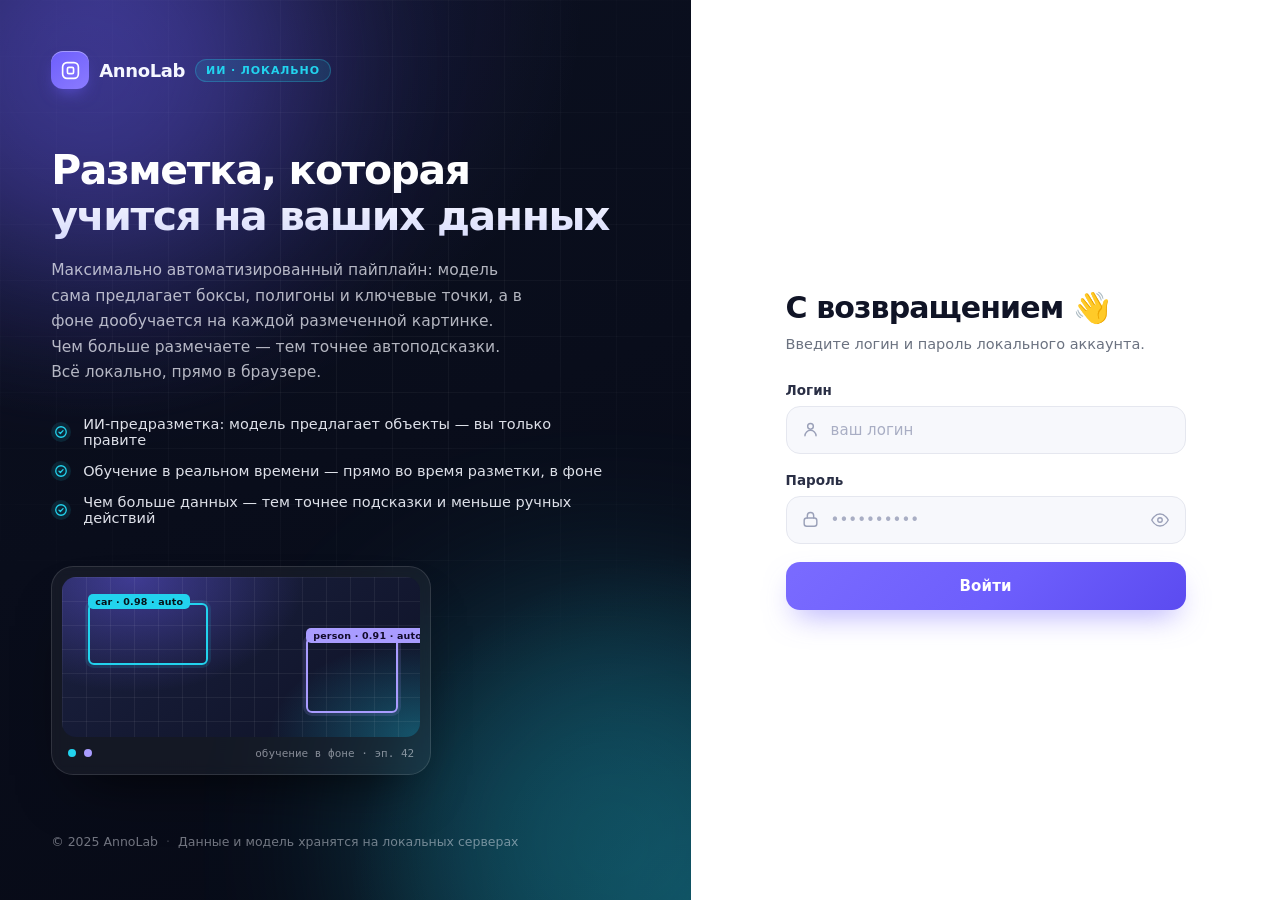
<file: x86windows/static/index.html>
<!DOCTYPE html>
<html lang="ru">
<head>
  <meta charset="UTF-8">
  <meta name="viewport" content="width=device-width, initial-scale=1">
  <title>AnnoLab — локальное приложение для разметки</title>

  <script src="mainPage.js" defer></script>
  <link rel="stylesheet" href="style.css">
</head>
<body>

  <main class="auth">

    <section class="brand">
      <span class="brand__glow brand__glow--1"></span>
      <span class="brand__glow brand__glow--2"></span>

      <div class="brand__top">
        <a class="logo" href="#">
          <span class="logo__mark">
            <svg viewBox="0 0 24 24" fill="none" stroke="currentColor" stroke-width="1.9"
                 stroke-linecap="round" stroke-linejoin="round">
              <rect x="3" y="3" width="18" height="18" rx="5"/>
              <rect x="8.5" y="8.5" width="7" height="7" rx="1.6"/>
            </svg>
          </span>
          <span class="logo__text">AnnoLab</span>
        </a>
        <span class="chip">ИИ · локально</span>
      </div>

      <div class="brand__body">
        <h1>Разметка, которая<br>учится на ваших данных</h1>
        <p class="lead">
          Максимально автоматизированный пайплайн: модель сама предлагает боксы, полигоны
          и ключевые точки, а в фоне дообучается на каждой размеченной картинке.
          Чем больше размечаете — тем точнее автоподсказки. Всё локально, прямо в браузере.
        </p>

        <ul class="features">
          <li>
            <svg viewBox="0 0 24 24" fill="none" stroke="currentColor" stroke-width="2.2"
                 stroke-linecap="round" stroke-linejoin="round">
              <circle cx="12" cy="12" r="9"/>
              <path d="m8.5 12.2 2.4 2.4 4.6-4.9"/>
            </svg>
            ИИ-предразметка: модель предлагает объекты — вы только правите
          </li>
          <li>
            <svg viewBox="0 0 24 24" fill="none" stroke="currentColor" stroke-width="2.2"
                 stroke-linecap="round" stroke-linejoin="round">
              <circle cx="12" cy="12" r="9"/>
              <path d="m8.5 12.2 2.4 2.4 4.6-4.9"/>
            </svg>
            Обучение в реальном времени — прямо во время разметки, в фоне
          </li>
          <li>
            <svg viewBox="0 0 24 24" fill="none" stroke="currentColor" stroke-width="2.2"
                 stroke-linecap="round" stroke-linejoin="round">
              <circle cx="12" cy="12" r="9"/>
              <path d="m8.5 12.2 2.4 2.4 4.6-4.9"/>
            </svg>
            Чем больше данных — тем точнее подсказки и меньше ручных действий
          </li>
        </ul>

        <div class="demo" aria-hidden="true">
          <div class="demo__img">
            <span class="demo__box demo__box--1">
              <span class="demo__tag">car · 0.98 · auto</span>
            </span>
            <span class="demo__box demo__box--2">
              <span class="demo__tag">person · 0.91 · auto</span>
            </span>
          </div>
          <div class="demo__bar">
            <span class="demo__dot"></span>
            <span class="demo__dot demo__dot--alt"></span>
            <span class="demo__meta">обучение в фоне · эп. 42</span>
          </div>
        </div>
      </div>

      <div class="brand__foot">
        <span>© 2025 AnnoLab</span>
        <span class="brand__sep">·</span>
        <span>Данные и модель хранятся на локальных серверах</span>
      </div>
    </section>

    <section class="panel">

      <div class="panel__logo">
        <a class="logo logo--dark" href="#">
          <span class="logo__mark">
            <svg viewBox="0 0 24 24" fill="none" stroke="currentColor" stroke-width="1.9"
                 stroke-linecap="round" stroke-linejoin="round">
              <rect x="3" y="3" width="18" height="18" rx="5"/>
              <rect x="8.5" y="8.5" width="7" height="7" rx="1.6"/>
            </svg>
          </span>
          <span class="logo__text">AnnoLab</span>
        </a>
      </div>

      <form class="form">
        <h2 class="form__title">С возвращением 👋</h2>
        <p class="form__sub">Введите логин и пароль локального аккаунта.</p>

        <div class="field">
          <label class="field__label" for="login-name">Логин</label>
          <div class="field__control">
            <svg class="field__icon" viewBox="0 0 24 24" fill="none" stroke="currentColor"
                 stroke-width="1.8" stroke-linecap="round" stroke-linejoin="round">
              <circle cx="12" cy="8" r="3.6"/>
              <path d="M5 20a7 7 0 0 1 14 0"/>
            </svg>
            <input type="text" id="login-name" name="login" placeholder="ваш логин"
                   autocomplete="username">
          </div>
        </div>

        <div class="field">
          <label class="field__label" for="login-pass">Пароль</label>
          <div class="field__control field__control--password">
            <svg class="field__icon" viewBox="0 0 24 24" fill="none" stroke="currentColor"
                 stroke-width="1.8" stroke-linecap="round" stroke-linejoin="round">
              <rect x="4" y="10" width="16" height="10.5" rx="3.2"/>
              <path d="M8 10V7.2a4 4 0 0 1 8 0V10"/>
            </svg>
            <input type="password" id="login-pass" name="password" placeholder="••••••••••"
                   autocomplete="current-password">

            <input type="checkbox" id="toggle-pass" class="visually-hidden"
                   aria-label="Показать пароль">

            <label for="toggle-pass" class="field__toggle" title="Показать пароль">
              <svg class="field__eye field__eye--show" viewBox="0 0 24 24" fill="none"
                   stroke="currentColor" stroke-width="1.8" stroke-linecap="round"
                   stroke-linejoin="round" aria-hidden="true">
                <path d="M1 12s4-8 11-8 11 8 11 8-4 8-11 8-11-8-11-8z"/>
                <circle cx="12" cy="12" r="3"/>
              </svg>
              <svg class="field__eye field__eye--hide" viewBox="0 0 24 24" fill="none"
                   stroke="currentColor" stroke-width="1.8" stroke-linecap="round"
                   stroke-linejoin="round" aria-hidden="true">
                <path d="M17.94 17.94A10.07 10.07 0 0 1 12 20c-7 0-11-8-11-8a18.45 18.45 0 0 1 5.06-5.94M9.9 4.24A9.12 9.12 0 0 1 12 4c7 0 11 8 11 8a18.5 18.5 0 0 1-2.16 3.19m-6.72-1.07a3 3 0 1 1-4.24-4.24"/>
                <line x1="1" y1="1" x2="23" y2="23"/>
              </svg>
            </label>
          </div>
        </div>

        <button class="btn" type="button">Войти</button>
      </form>

    </section>

  </main>

</body>
</html>
</file>
<file: x86windows/static/style.css>
:root {
  --brand-900: #070a16;
  --brand-800: #0b1020;

  --accent: #6d5efc;
  --accent-2: #22d3ee;
  --accent-soft: rgba(109, 94, 252, 0.12);

  --text: #101426;
  --text-muted: #6b7280;
  --text-invert: #f5f7ff;
  --text-invert-muted: rgba(245, 247, 255, 0.72);

  --panel: #ffffff;
  --line: #e5e7ef;
  --line-strong: #cfd3e2;

  --radius-sm: 10px;
  --radius-md: 14px;
  --radius-lg: 22px;

  --shadow-sm: 0 1px 2px rgba(16, 20, 38, 0.05);
  --shadow-accent: 0 14px 30px -10px rgba(109, 94, 252, 0.55);

  --font: system-ui, -apple-system, "Segoe UI", Roboto,
          "Helvetica Neue", Arial, "Noto Sans", sans-serif,
          "Apple Color Emoji", "Segoe UI Emoji";
}

*,
*::before,
*::after { box-sizing: border-box; }

html, body { height: 100%; }

body {
  margin: 0;
  font-family: var(--font);
  color: var(--text);
  background: #f3f4f8;
  -webkit-font-smoothing: antialiased;
  text-rendering: optimizeLegibility;
}

img, svg { display: block; }
a { color: inherit; text-decoration: none; }
button, input { font: inherit; }

::selection { background: var(--accent); color: #fff; }

.visually-hidden {
  position: absolute !important;
  width: 1px; height: 1px;
  margin: -1px; padding: 0;
  overflow: hidden;
  clip: rect(0 0 0 0);
  clip-path: inset(50%);
  white-space: nowrap;
  border: 0;
}

.auth {
  display: grid;
  grid-template-columns: minmax(0, 1.08fr) minmax(0, 0.92fr);
  min-height: 100vh;
  min-height: 100dvh;
}

.brand {
  position: relative;
  overflow: hidden;
  display: flex;
  flex-direction: column;
  padding: clamp(24px, 4vw, 52px);
  color: var(--text-invert);
  background:
    radial-gradient(120% 80% at 15% 0%, rgba(109, 94, 252, 0.22), transparent 58%),
    radial-gradient(90% 70% at 100% 100%, rgba(34, 211, 238, 0.18), transparent 55%),
    linear-gradient(160deg, var(--brand-800) 0%, var(--brand-900) 100%);
  isolation: isolate;
}

.brand__glow {
  position: absolute;
  z-index: -1;
  border-radius: 50%;
  filter: blur(90px);
  opacity: 0.55;
  pointer-events: none;
}
.brand__glow--1 {
  top: -140px; left: -120px;
  width: 420px; height: 420px;
  background: rgba(109, 94, 252, 0.7);
}
.brand__glow--2 {
  right: -160px; bottom: -180px;
  width: 480px; height: 480px;
  background: rgba(34, 211, 238, 0.45);
}

.brand::before {
  content: "";
  position: absolute;
  inset: 0;
  z-index: -1;
  background-image:
    linear-gradient(rgba(255, 255, 255, 0.045) 1px, transparent 1px),
    linear-gradient(90deg, rgba(255, 255, 255, 0.045) 1px, transparent 1px);
  background-size: 56px 56px;
  mask-image: radial-gradient(90% 70% at 50% 30%, #000 20%, transparent 78%);
  pointer-events: none;
}

.brand__top {
  display: flex;
  align-items: center;
  gap: 10px;
}

.logo {
  display: inline-flex;
  align-items: center;
  gap: 10px;
  font-weight: 700;
  letter-spacing: -0.02em;
  font-size: 18px;
}
.logo__mark {
  display: grid;
  place-items: center;
  width: 38px;
  height: 38px;
  border-radius: 12px;
  color: #fff;
  background: linear-gradient(145deg, var(--accent), #8b7bff);
  box-shadow:
    0 8px 18px -8px rgba(109, 94, 252, 0.9),
    inset 0 1px 0 rgba(255, 255, 255, 0.35);
}
.logo__mark svg { width: 21px; height: 21px; }
.logo--dark { color: var(--text); }

.chip {
  padding: 4px 10px;
  font-size: 11px;
  font-weight: 600;
  letter-spacing: 0.08em;
  text-transform: uppercase;
  color: var(--accent-2);
  background: rgba(34, 211, 238, 0.12);
  border: 1px solid rgba(34, 211, 238, 0.28);
  border-radius: 999px;
}

.brand__body {
  margin: auto 0;
  padding: clamp(28px, 6vh, 64px) 0;
  max-width: 560px;
}

.brand__body h1 {
  margin: 0 0 18px;
  font-size: clamp(30px, 3.2vw, 46px);
  line-height: 1.12;
  font-weight: 700;
  letter-spacing: -0.035em;
  background: linear-gradient(180deg, #ffffff 30%, #c8cdfb 130%);
  -webkit-background-clip: text;
  background-clip: text;
  color: transparent;
}

.lead {
  margin: 0 0 30px;
  max-width: 48ch;
  font-size: 15.5px;
  line-height: 1.65;
  color: var(--text-invert-muted);
}

.features {
  margin: 0;
  padding: 0;
  list-style: none;
  display: grid;
  gap: 13px;
}
.features li {
  display: flex;
  align-items: center;
  gap: 12px;
  font-size: 14.5px;
  color: rgba(245, 247, 255, 0.9);
}
.features svg {
  flex: none;
  width: 20px;
  height: 20px;
  padding: 3px;
  border-radius: 50%;
  color: var(--accent-2);
  background: rgba(34, 211, 238, 0.12);
}

.demo {
  margin-top: 40px;
  width: min(100%, 380px);
  border-radius: var(--radius-lg);
  padding: 10px;
  background: rgba(255, 255, 255, 0.05);
  border: 1px solid rgba(255, 255, 255, 0.12);
  box-shadow: 0 30px 60px -30px rgba(0, 0, 0, 0.8);
  backdrop-filter: blur(6px);
}
.demo__img {
  position: relative;
  height: 160px;
  border-radius: var(--radius-md);
  overflow: hidden;
  background:
    radial-gradient(80% 120% at 20% 0%, rgba(109, 94, 252, 0.45), transparent 60%),
    radial-gradient(70% 100% at 100% 100%, rgba(34, 211, 238, 0.35), transparent 60%),
    linear-gradient(145deg, #1b2140, #0e1226);
}
.demo__img::before {
  content: "";
  position: absolute;
  inset: 0;
  background-image:
    linear-gradient(rgba(255, 255, 255, 0.06) 1px, transparent 1px),
    linear-gradient(90deg, rgba(255, 255, 255, 0.06) 1px, transparent 1px);
  background-size: 24px 24px;
}
.demo__box {
  position: absolute;
  border: 2px solid var(--accent-2);
  border-radius: 6px;
  box-shadow: 0 0 0 3px rgba(34, 211, 238, 0.12);
}
.demo__box--1 {
  top: 26px; left: 26px;
  width: 120px; height: 62px;
}
.demo__box--2 {
  right: 22px; bottom: 24px;
  width: 92px; height: 76px;
  border-color: #a99cff;
  box-shadow: 0 0 0 3px rgba(169, 156, 255, 0.14);
}
.demo__tag {
  position: absolute;
  top: -11px; left: -2px;
  padding: 2px 7px;
  border-radius: 5px;
  font-size: 9.5px;
  font-weight: 600;
  letter-spacing: 0.02em;
  white-space: nowrap;
  color: #06131a;
  background: var(--accent-2);
}
.demo__box--2 .demo__tag {
  color: #120b2b;
  background: #a99cff;
}
.demo__bar {
  display: flex;
  align-items: center;
  gap: 8px;
  padding: 10px 6px 4px;
}
.demo__dot {
  width: 8px; height: 8px;
  border-radius: 50%;
  background: var(--accent-2);
}
.demo__dot--alt { background: #a99cff; }
.demo__meta {
  margin-left: auto;
  font-size: 11px;
  font-family: ui-monospace, SFMono-Regular, Menlo, Consolas, monospace;
  color: rgba(245, 247, 255, 0.5);
}

.brand__foot {
  display: flex;
  flex-wrap: wrap;
  align-items: center;
  gap: 8px;
  font-size: 12.5px;
  color: rgba(245, 247, 255, 0.45);
}
.brand__sep { opacity: 0.5; }

.panel {
  display: flex;
  flex-direction: column;
  justify-content: center;
  padding: clamp(24px, 4vw, 56px);
  background: var(--panel);
  box-shadow: -30px 0 60px -50px rgba(16, 20, 38, 0.3);
  overflow-y: auto;
}
.panel__logo { display: none; }

.form {
  width: 100%;
  max-width: 400px;
  margin: 0 auto;
}

.form__title {
  margin: 0 0 8px;
  font-size: clamp(24px, 2.4vw, 30px);
  font-weight: 700;
  letter-spacing: -0.03em;
}

.form__sub {
  margin: 0 0 26px;
  font-size: 14.5px;
  line-height: 1.55;
  color: var(--text-muted);
}

.field { margin-bottom: 18px; }

.field__label {
  display: block;
  margin-bottom: 8px;
  font-size: 13.5px;
  font-weight: 600;
  color: #2a2f45;
  cursor: pointer;
}

.field__control {
  position: relative;
  display: flex;
  align-items: center;
  border-radius: var(--radius-md);
  background: #f7f8fc;
  border: 1.5px solid var(--line);
  transition:
    border-color 0.18s ease,
    box-shadow 0.18s ease,
    background-color 0.18s ease;
}
.field__control:hover { border-color: var(--line-strong); }
.field__control:focus-within {
  background: #fff;
  border-color: var(--accent);
  box-shadow: 0 0 0 4px var(--accent-soft);
}

.field__icon {
  position: absolute;
  left: 14px;
  width: 19px;
  height: 19px;
  color: #9aa0b8;
  pointer-events: none;
  transition: color 0.18s ease;
}
.field__control:focus-within .field__icon { color: var(--accent); }

.field__control input {
  width: 100%;
  padding: 14px 16px 14px 44px;
  border: 0;
  border-radius: inherit;
  background: transparent;
  color: var(--text);
  font-size: 15px;
  outline: none;
}
.field__control input::placeholder { color: #a9aec4; }

.field__control--password input {
  padding-right: 48px;
}

.field__control input:-webkit-autofill {
  -webkit-text-fill-color: var(--text);
  -webkit-box-shadow: 0 0 0 1000px #f7f8fc inset;
  transition: background-color 9999s ease-in-out 0s;
}
.field__control:focus-within input:-webkit-autofill {
  -webkit-box-shadow: 0 0 0 1000px #fff inset;
}

.field__toggle {
  position: absolute;
  right: 8px;
  top: 50%;
  transform: translateY(-50%);
  display: grid;
  place-items: center;
  width: 34px;
  height: 34px;
  border-radius: 8px;
  color: #9aa0b8;
  cursor: pointer;
  transition:
    background-color 0.15s ease,
    color 0.15s ease;
}
.field__toggle:hover {
  background: rgba(109, 94, 252, 0.08);
  color: var(--accent);
}

.field__toggle .field__eye {
  width: 18px;
  height: 18px;
}

.field__toggle .field__eye--hide { display: none; }

#toggle-pass:checked ~ .field__toggle .field__eye--show { display: none; }
#toggle-pass:checked ~ .field__toggle .field__eye--hide { display: block; }

#toggle-pass:focus-visible ~ .field__toggle {
  outline: none;
  box-shadow: 0 0 0 3px var(--accent-soft);
  color: var(--accent);
}

.btn {
  display: flex;
  align-items: center;
  justify-content: center;
  width: 100%;
  padding: 15px 20px;
  margin-top: 6px;
  border: 0;
  border-radius: var(--radius-md);
  font-size: 15px;
  font-weight: 650;
  letter-spacing: 0.01em;
  color: #fff;
  cursor: pointer;
  background: linear-gradient(135deg, #7a6bff 0%, var(--accent) 55%, #5b4bf0 100%);
  box-shadow: var(--shadow-accent);
  transition:
    transform 0.15s ease,
    box-shadow 0.2s ease,
    filter 0.2s ease;
}
.btn:hover {
  filter: brightness(1.06);
  box-shadow: 0 18px 34px -10px rgba(109, 94, 252, 0.65);
  transform: translateY(-1px);
}
.btn:active {
  transform: translateY(0) scale(0.995);
  box-shadow: 0 8px 18px -10px rgba(109, 94, 252, 0.7);
}
.btn:focus-visible {
  outline: none;
  box-shadow: 0 0 0 4px var(--accent-soft), var(--shadow-accent);
}

@media (max-width: 1024px) {
  .auth { grid-template-columns: minmax(0, 1fr) minmax(0, 1fr); }
  .brand { padding: 32px; }
  .brand__body h1 { font-size: clamp(26px, 3.4vw, 34px); }
}

@media (max-width: 860px) {
  .auth {
    grid-template-columns: 1fr;
    min-height: 100dvh;
  }
  .brand { display: none; }

  .panel {
    justify-content: flex-start;
    padding: 32px 24px 48px;
    box-shadow: none;
    background:
      radial-gradient(80% 50% at 50% -10%, rgba(109, 94, 252, 0.12), transparent 70%),
      #fff;
  }
  .panel__logo {
    display: flex;
    justify-content: center;
    margin-bottom: clamp(28px, 7vh, 56px);
  }

  .form { max-width: 420px; }
  .form__title, .form__sub { text-align: center; }
}

@media (max-width: 420px) {
  .panel { padding: 24px 18px 36px; }
  .field__label { font-size: 13px; }
  .btn { padding-block: 14px; }
}

@media (prefers-reduced-motion: reduce) {
  *, *::before, *::after {
    animation-duration: 0.001ms !important;
    animation-iteration-count: 1 !important;
    transition-duration: 0.001ms !important;
    scroll-behavior: auto !important;
  }
}

.form__msg {
  display: none;
  margin: 14px 0 0;
  padding: 12px 14px;
  font-size: 13.5px;
  line-height: 1.5;
  border-radius: 12px;
  border: 1px solid transparent;
}

.form__msg--error,
.form__msg--wait {
  display: block;
}

.form__msg--error {
  color: #b42318;
  background: #fef3f2;
  border-color: #fecdca;
}

.form__msg--wait {
  color: #7a4d00;
  background: #fffbeb;
  border-color: #fde68a;
}

.form__msg--shake {
  animation: shake 0.5s ease-in-out;
}

@keyframes shake {
  0%, 100% { transform: translateX(0); }
  15%      { transform: translateX(-6px); }
  30%      { transform: translateX(6px); }
  45%      { transform: translateX(-4px); }
  60%      { transform: translateX(4px); }
  75%      { transform: translateX(-2px); }
  90%      { transform: translateX(2px); }
}

.field__control--error {
  border-color: #f04438;
  background: #fef3f2;
}

.field__control--error:focus-within {
  border-color: #f04438;
  box-shadow: 0 0 0 4px rgba(240, 68, 56, 0.14);
}

.btn:disabled {
  cursor: not-allowed;
  filter: grayscale(0.35);
  opacity: 0.6;
  transform: none;
  box-shadow: var(--shadow-accent);
}
</file>
<file: x86windows/static/editorYolovDetection.css>
:root {
  --accent: #7c6dff;
  --accent-2: #22d3ee;
  --accent-soft: rgba(124, 109, 255, 0.16);

  --bg: #0a0d18;
  --panel: #0f1424;
  --panel-2: #131a2e;
  --panel-3: #171f36;

  --line: rgba(255, 255, 255, 0.07);
  --line-strong: rgba(255, 255, 255, 0.14);

  --text: #eef1fa;
  --text-muted: rgba(238, 241, 250, 0.62);
  --text-soft: rgba(238, 241, 250, 0.38);

  --green: #22c55e;
  --green-soft: rgba(34, 197, 94, 0.14);
  --green-border: rgba(34, 197, 94, 0.32);

  --radius-sm: 8px;
  --radius-md: 12px;
  --radius-lg: 16px;

  --font: system-ui, -apple-system, "Segoe UI", Roboto, "Helvetica Neue",
          Arial, "Noto Sans", sans-serif;
}

*, *::before, *::after { box-sizing: border-box; }

html, body { height: 100%; }

body {
  margin: 0;
  font-family: var(--font);
  color: var(--text);
  background: var(--bg);
  -webkit-font-smoothing: antialiased;
  overflow: hidden;
}

img, svg { display: block; }
a { color: inherit; text-decoration: none; }
button, input, select { font: inherit; }

::selection { background: var(--accent); color: #fff; }

.topbar {
  position: sticky;
  top: 0;
  z-index: 10;
  display: flex;
  align-items: center;
  justify-content: space-between;
  gap: 20px;
  padding: 12px clamp(16px, 3vw, 28px);
  background: rgba(15, 20, 36, 0.92);
  backdrop-filter: blur(10px);
  border-bottom: 1px solid var(--line);
  height: 60px;
}

.topbar__left {
  display: flex;
  align-items: center;
  gap: 12px;
  min-width: 0;
}

.topbar__sep { color: var(--text-soft); }

.topbar__project {
  font-weight: 600;
  font-size: 14.5px;
  white-space: nowrap;
  overflow: hidden;
  text-overflow: ellipsis;
  max-width: 240px;
  color: var(--text);
}

.topbar__actions {
  display: flex;
  gap: 10px;
}

.logo {
  display: inline-flex;
  align-items: center;
  gap: 8px;
  font-weight: 700;
  letter-spacing: -0.02em;
  font-size: 15px;
  user-select: none;
  color: var(--text);
}
.logo__mark {
  display: grid;
  place-items: center;
  width: 30px;
  height: 30px;
  border-radius: 9px;
  color: #fff;
  background: linear-gradient(145deg, var(--accent), #8b7bff);
  box-shadow: 0 6px 14px -8px rgba(124, 109, 255, 0.9),
              inset 0 1px 0 rgba(255, 255, 255, 0.35);
}
.logo__mark svg { width: 16px; height: 16px; }

.chip {
  display: inline-flex;
  align-items: center;
  gap: 6px;
  padding: 4px 10px;
  border-radius: 999px;
  font-size: 12px;
  font-weight: 600;
  line-height: 1.2;
  white-space: nowrap;
}

.chip--type {
  color: #b9b1ff;
  background: rgba(124, 109, 255, 0.14);
  border: 1px solid rgba(124, 109, 255, 0.28);
}

.chip--active {
  color: var(--green);
  background: var(--green-soft);
  border: 1px solid var(--green-border);
}
.chip__dot {
  width: 6px;
  height: 6px;
  border-radius: 50%;
  background: var(--green);
  box-shadow: 0 0 0 3px rgba(34, 197, 94, 0.18);
}

.btn-ghost {
  display: inline-flex;
  align-items: center;
  gap: 6px;
  padding: 9px 14px;
  border-radius: var(--radius-md);
  border: 1.5px solid var(--line-strong);
  background: transparent;
  color: var(--text);
  font-size: 13.5px;
  font-weight: 600;
  cursor: pointer;
  transition: border-color 0.15s ease, background-color 0.15s ease;
}
.btn-ghost svg { width: 15px; height: 15px; }
.btn-ghost:hover {
  border-color: rgba(255, 255, 255, 0.24);
  background: rgba(255, 255, 255, 0.04);
}

.editor {
  display: grid;
  grid-template-columns: minmax(0, 1fr) 340px;
  height: calc(100vh - 60px);
  height: calc(100dvh - 60px);
}

.canvas-area {
  display: flex;
  flex-direction: column;
  min-width: 0;
  background: var(--bg);
}

.toolbar {
  display: flex;
  align-items: center;
  gap: 12px;
  padding: 10px 16px;
  background: var(--panel);
  border-bottom: 1px solid var(--line);
  flex-wrap: wrap;
}

.toolbar__group {
  display: flex;
  align-items: center;
  gap: 4px;
}

.toolbar__group--right {
  margin-left: auto;
}

.tool-btn {
  display: grid;
  place-items: center;
  min-width: 34px;
  height: 34px;
  padding: 0 8px;
  border: 1px solid transparent;
  border-radius: 8px;
  background: transparent;
  color: var(--text-muted);
  font-size: 15px;
  font-weight: 600;
  cursor: pointer;
  transition: background-color 0.15s ease, color 0.15s ease, border-color 0.15s ease;
}
.tool-btn svg { width: 17px; height: 17px; }
.tool-btn:hover {
  color: var(--text);
  background: rgba(255, 255, 255, 0.06);
}
.tool-btn--active {
  color: #fff;
  background: var(--accent);
  border-color: var(--accent);
}
.tool-btn--active:hover {
  background: #8a7bff;
}

.toolbar__divider {
  width: 1px;
  height: 22px;
  background: var(--line-strong);
  margin: 0 4px;
}

.toolbar__toggle {
  display: inline-flex;
  align-items: center;
  cursor: pointer;
  user-select: none;
}

.toolbar__toggle input {
  position: absolute;
  width: 1px;
  height: 1px;
  margin: -1px;
  padding: 0;
  overflow: hidden;
  clip: rect(0 0 0 0);
  clip-path: inset(50%);
  white-space: nowrap;
  border: 0;
}

.toolbar__toggle-box {
  display: inline-flex;
  align-items: center;
  gap: 7px;
  padding: 7px 12px;
  border-radius: 8px;
  border: 1.5px solid var(--line-strong);
  background: transparent;
  color: var(--text-muted);
  font-size: 12.5px;
  font-weight: 600;
  transition:
    background-color 0.15s ease,
    border-color 0.15s ease,
    color 0.15s ease,
    box-shadow 0.15s ease;
}

.toolbar__toggle-icon {
  width: 15px;
  height: 15px;
  color: currentColor;
}

.toolbar__toggle-box:hover {
  border-color: rgba(255, 255, 255, 0.24);
  color: var(--text);
}

.toolbar__toggle input:checked + .toolbar__toggle-box {
  color: #fff;
  background: var(--accent);
  border-color: var(--accent);
  box-shadow: 0 6px 16px -8px rgba(124, 109, 255, 0.9);
}

.toolbar__toggle input:focus-visible + .toolbar__toggle-box {
  outline: none;
  box-shadow: 0 0 0 3px var(--accent-soft);
}

.progress-widget {
  display: inline-flex;
  align-items: center;
  gap: 10px;
  padding: 6px 12px;
  border-radius: 8px;
  background: rgba(255, 255, 255, 0.03);
  border: 1px solid var(--line);
  margin-left: 8px;
}

.progress-widget__label {
  font-size: 11px;
  font-weight: 700;
  letter-spacing: 0.06em;
  text-transform: uppercase;
  color: var(--text-soft);
  white-space: nowrap;
}

.progress-widget__bar {
  width: 100px;
  height: 6px;
  border-radius: 3px;
  background: rgba(255, 255, 255, 0.08);
  overflow: hidden;
  position: relative;
}

.progress-widget__fill {
  height: 100%;
  width: 0%;
  border-radius: 3px;
  background: linear-gradient(90deg, #7c6dff 0%, #22d3ee 100%);
  transition: width 0.45s cubic-bezier(0.4, 0, 0.2, 1);
}

.progress-widget__pct {
  min-width: 36px;
  text-align: right;
  font-size: 12px;
  font-weight: 700;
  font-variant-numeric: tabular-nums;
  color: var(--text);
}

.zoom-value {
  min-width: 52px;
  text-align: center;
  font-size: 12.5px;
  font-weight: 600;
  color: var(--text-muted);
  font-variant-numeric: tabular-nums;
}

.toolbar__label {
  font-size: 12.5px;
  color: var(--text-soft);
  font-weight: 500;
}

.toolbar__select {
  padding: 6px 26px 6px 10px;
  border-radius: 8px;
  border: 1px solid var(--line-strong);
  background-color: rgba(255, 255, 255, 0.04);
  background-image: url("data:image/svg+xml,%3Csvg xmlns='http://www.w3.org/2000/svg' viewBox='0 0 24 24' fill='none' stroke='%23a9aec4' stroke-width='2' stroke-linecap='round' stroke-linejoin='round'%3E%3Cpath d='m6 9 6 6 6-6'/%3E%3C/svg%3E");
  background-repeat: no-repeat;
  background-position: right 8px center;
  background-size: 14px;
  color: var(--text);
  font-size: 13px;
  font-weight: 600;
  appearance: none;
  cursor: pointer;
  outline: none;
  transition: border-color 0.15s ease, background-color 0.15s ease;
}
.toolbar__select:hover { border-color: rgba(255, 255, 255, 0.24); }
.toolbar__select:focus { border-color: var(--accent); }
.toolbar__select option {
  background: var(--panel-3);
  color: var(--text);
}

.canvas-wrap {
  position: relative;
  flex: 1;
  display: flex;
  align-items: center;
  justify-content: center;
  padding: 24px 72px;
  overflow: hidden;
  cursor: grab;
  background:
    radial-gradient(80% 60% at 50% 50%, rgba(124, 109, 255, 0.08), transparent 70%),
    var(--bg);
}
.canvas-wrap.is-dragging {
  cursor: grabbing;
}
.canvas-wrap.is-class-active {
  cursor: crosshair;
}

.canvas-image {
  position: relative;
  width: 100%;
  border-radius: 12px;
  overflow: hidden;
  box-shadow: 0 30px 60px -20px rgba(0, 0, 0, 0.85),
              0 0 0 1px rgba(255, 255, 255, 0.06);
  user-select: none;
  background: #0a0d18;
  transform-origin: center center;
  will-change: transform;
}

.canvas-image__bg {
  position: absolute;
  inset: 0;
  background:
    radial-gradient(60% 80% at 25% 20%, rgba(255, 107, 53, 0.32), transparent 65%),
    radial-gradient(55% 75% at 90% 95%, rgba(79, 157, 255, 0.32), transparent 65%),
    radial-gradient(70% 100% at 50% 50%, rgba(255, 255, 255, 0.05), transparent 70%),
    linear-gradient(145deg, #1c2a3a 0%, #0e1226 100%);
}

.canvas-image__bg::after {
  content: "";
  position: absolute;
  inset: 0;
  background-image:
    linear-gradient(rgba(255, 255, 255, 0.04) 1px, transparent 1px),
    linear-gradient(90deg, rgba(255, 255, 255, 0.04) 1px, transparent 1px);
  background-size: 40px 40px;
  mask-image: radial-gradient(80% 80% at 50% 50%, #000 30%, transparent 90%);
}

.canvas-image__img {
  position: absolute;
  inset: 0;
  width: 100%;
  height: 100%;
  object-fit: contain;
  display: block;
  background: #0a0d18;
}

.nav-arrow {
  position: absolute;
  top: 50%;
  transform: translateY(-50%);
  z-index: 5;
  display: grid;
  place-items: center;
  width: 48px;
  height: 72px;
  padding: 0;
  border: 0;
  border-radius: 12px;
  background: rgba(15, 20, 36, 0.6);
  color: rgba(238, 241, 250, 0.75);
  cursor: pointer;
  backdrop-filter: blur(6px);
  transition:
    background-color 0.15s ease,
    color 0.15s ease,
    transform 0.15s ease,
    box-shadow 0.15s ease;
}
.nav-arrow svg { width: 26px; height: 26px; }
.nav-arrow--prev { left: 16px; }
.nav-arrow--next { right: 16px; }

.nav-arrow:hover {
  background: var(--accent);
  color: #fff;
  box-shadow: 0 10px 24px -12px rgba(124, 109, 255, 0.7);
}
.nav-arrow--prev:hover { transform: translateY(-50%) translateX(-2px); }
.nav-arrow--next:hover { transform: translateY(-50%) translateX(2px); }

.nav-arrow:active { background: #6a5bf0; }

.nav-arrow:focus-visible {
  outline: none;
  color: #fff;
  background: var(--accent);
  box-shadow: 0 0 0 4px var(--accent-soft);
}

.nav-arrow:disabled {
  opacity: 0.3;
  cursor: not-allowed;
  background: rgba(15, 20, 36, 0.4);
}
.nav-arrow:disabled:hover {
  background: rgba(15, 20, 36, 0.4);
  color: rgba(238, 241, 250, 0.75);
  box-shadow: none;
  transform: translateY(-50%);
}

.statusbar {
  display: flex;
  align-items: center;
  gap: 8px;
  padding: 8px 16px;
  background: var(--panel);
  border-top: 1px solid var(--line);
  font-size: 12px;
  color: var(--text-soft);
}
.statusbar__file {
  color: var(--text-muted);
  font-family: ui-monospace, SFMono-Regular, Menlo, Consolas, monospace;
  font-size: 11.5px;
}
.statusbar__sep { opacity: 0.5; }
.statusbar__dims {
  color: var(--text-soft);
  font-variant-numeric: tabular-nums;
}
.statusbar__counter {
  font-variant-numeric: tabular-nums;
  color: var(--text-muted);
  font-weight: 600;
}
.statusbar__hint {
  margin-left: auto;
  display: inline-flex;
  align-items: center;
  gap: 6px;
}
.statusbar__hint svg { width: 14px; height: 14px; }

.sidebar {
  display: flex;
  flex-direction: column;
  background: var(--panel);
  border-left: 1px solid var(--line);
  overflow-y: auto;
}

.sidebar__section {
  padding: 18px 20px;
  border-bottom: 1px solid var(--line);
}
.sidebar__section:last-child { border-bottom: 0; }

.sidebar__title {
  margin: 0 0 14px;
  font-size: 11.5px;
  font-weight: 700;
  text-transform: uppercase;
  letter-spacing: 0.07em;
  color: var(--text-soft);
}

.classes {
  margin: 0;
  padding: 0;
  list-style: none;
  display: flex;
  flex-direction: column;
  gap: 4px;
}

.classes__empty {
  padding: 10px;
  font-size: 13px;
  color: var(--text-soft);
  text-align: center;
}

.class-item {
  display: flex;
  align-items: center;
  gap: 10px;
  padding: 8px 10px;
  border-radius: 9px;
  transition: background-color 0.15s ease;
  cursor: pointer;
}
.class-item:hover { background: rgba(255, 255, 255, 0.04); }

.class-item.is-active {
  background: rgba(124, 109, 255, 0.14);
  box-shadow: inset 0 0 0 1.5px var(--accent);
}

.class-item.is-active .class-item__name {
  color: #fff;
  font-weight: 600;
}

.class-item__color {
  flex: none;
  width: 14px;
  height: 14px;
  border-radius: 4px;
  background: var(--class-color);
  box-shadow: 0 0 0 3px color-mix(in srgb, var(--class-color) 22%, transparent);
}

.class-item__name {
  flex: 1;
  font-size: 14px;
  font-weight: 500;
  color: var(--text);
}

.class-item__count {
  font-size: 12px;
  font-weight: 600;
  color: var(--text-soft);
  font-variant-numeric: tabular-nums;
}

.field { margin-bottom: 12px; }
.field:last-child { margin-bottom: 0; }

.field-row {
  display: grid;
  grid-template-columns: 1fr 1fr;
  gap: 10px;
  margin-bottom: 12px;
}
.field-row .field { margin: 0; }

.field__label {
  display: block;
  margin-bottom: 6px;
  font-size: 12px;
  font-weight: 600;
  color: var(--text-muted);
}

.field__control {
  position: relative;
  display: flex;
  align-items: center;
  border-radius: 10px;
  background: rgba(255, 255, 255, 0.03);
  border: 1.5px solid var(--line);
  transition: border-color 0.15s ease, box-shadow 0.15s ease, background-color 0.15s ease;
}
.field__control:hover { border-color: var(--line-strong); }
.field__control:focus-within {
  background: rgba(255, 255, 255, 0.05);
  border-color: var(--accent);
  box-shadow: 0 0 0 3px var(--accent-soft);
}

.field__control input,
.field__control select {
  width: 100%;
  padding: 8px 10px;
  border: 0;
  border-radius: inherit;
  background: transparent;
  color: var(--text);
  font-size: 13px;
  font-variant-numeric: tabular-nums;
  outline: none;
}
.field__control input::placeholder { color: var(--text-soft); }

.field__control select {
  appearance: none;
  background-image: url("data:image/svg+xml,%3Csvg xmlns='http://www.w3.org/2000/svg' viewBox='0 0 24 24' fill='none' stroke='%23a9aec4' stroke-width='2' stroke-linecap='round' stroke-linejoin='round'%3E%3Cpath d='m6 9 6 6 6-6'/%3E%3C/svg%3E");
  background-repeat: no-repeat;
  background-position: right 8px center;
  background-size: 14px;
  padding-right: 28px;
  cursor: pointer;
}
.field__control select option {
  background: var(--panel-3);
  color: var(--text);
}

.check {
  display: flex;
  align-items: center;
  gap: 10px;
  margin: 0 0 12px;
  font-size: 13.5px;
  color: var(--text);
  cursor: pointer;
  user-select: none;
}
.check:last-child { margin-bottom: 0; }

.check input[type="checkbox"] {
  appearance: none;
  flex: none;
  width: 18px;
  height: 18px;
  margin: 0;
  border-radius: 5px;
  border: 1.5px solid var(--line-strong);
  background: rgba(255, 255, 255, 0.04);
  cursor: pointer;
  transition: background-color 0.15s ease, border-color 0.15s ease, box-shadow 0.15s ease;
}
.check input[type="checkbox"]:hover { border-color: var(--accent); }
.check input[type="checkbox"]:checked {
  border-color: var(--accent);
  background-color: var(--accent);
  background-image: url("data:image/svg+xml,%3Csvg xmlns='http://www.w3.org/2000/svg' viewBox='0 0 24 24' fill='none' stroke='white' stroke-width='3.4' stroke-linecap='round' stroke-linejoin='round'%3E%3Cpath d='m5 12.5 4.5 4.5L19 7.5'/%3E%3C/svg%3E");
  background-size: 12px 12px;
  background-position: center;
  background-repeat: no-repeat;
}
.check input[type="checkbox"]:focus-visible {
  outline: none;
  box-shadow: 0 0 0 3px var(--accent-soft);
}

.canvas-boxes {
  position: absolute;
  inset: 0;
  pointer-events: none;
}

.canvas-box {
  position: absolute;
  border: 2px solid var(--box-color, #ff6b35);
  border-radius: 3px;
  background: color-mix(in srgb, var(--box-color, #ff6b35) 8%, transparent);
  pointer-events: auto;
  cursor: move;
  transition: box-shadow 0.15s ease;
}

.canvas-box.is-selected {
  box-shadow: 0 0 0 2px #fff, 0 0 0 4px color-mix(in srgb, var(--box-color) 60%, transparent);
}

.canvas-box--preview {
  border-style: dashed;
  pointer-events: none;
  opacity: 0.85;
}

.canvas-box__label {
  position: absolute;
  top: -22px;
  left: -2px;
  padding: 2px 7px;
  border-radius: 4px;
  font-size: 10.5px;
  font-weight: 700;
  color: #0a1020;
  background: var(--box-color, #ff6b35);
  white-space: nowrap;
  pointer-events: none;
}

.canvas-box__handle {
  position: absolute;
  width: 12px;
  height: 12px;
  margin: -6px 0 0 -6px;
  border-radius: 50%;
  background: #fff;
  border: 2px solid var(--box-color, #ff6b35);
  pointer-events: auto;
  opacity: 0;
  transition: opacity 0.1s ease;
  z-index: 2;
}

.canvas-box__handle::before {
  content: "";
  position: absolute;
  inset: -6px;
  border-radius: 50%;
}

.canvas-box:hover .canvas-box__handle,
.canvas-box.is-selected .canvas-box__handle {
  opacity: 1;
}

.canvas-box__handle[data-handle="nw"] { left: 0;    top: 0;    cursor: nwse-resize; }
.canvas-box__handle[data-handle="n"]  { left: 50%;  top: 0;    cursor: ns-resize; }
.canvas-box__handle[data-handle="ne"] { left: 100%; top: 0;    cursor: nesw-resize; }
.canvas-box__handle[data-handle="w"]  { left: 0;    top: 50%;  cursor: ew-resize; }
.canvas-box__handle[data-handle="e"]  { left: 100%; top: 50%;  cursor: ew-resize; }
.canvas-box__handle[data-handle="sw"] { left: 0;    top: 100%; cursor: nesw-resize; }
.canvas-box__handle[data-handle="s"]  { left: 50%;  top: 100%; cursor: ns-resize; }
.canvas-box__handle[data-handle="se"] { left: 100%; top: 100%; cursor: nwse-resize; }

.metrics-head {
  display: flex;
  align-items: center;
  justify-content: space-between;
  gap: 10px;
  margin-bottom: 14px;
}
.metrics-head .sidebar__title { margin: 0; }

.metrics-badge {
  padding: 3px 8px;
  border-radius: 999px;
  font-size: 10.5px;
  font-weight: 700;
  letter-spacing: 0.03em;
  color: #b9b1ff;
  background: rgba(124, 109, 255, 0.14);
  border: 1px solid rgba(124, 109, 255, 0.28);
  font-variant-numeric: tabular-nums;
}

.metrics {
  margin: 0;
  padding: 0;
  list-style: none;
  display: flex;
  flex-direction: column;
  gap: 10px;
}

.metric {
  display: flex;
  flex-direction: column;
  gap: 6px;
  padding: 10px 12px;
  border-radius: 10px;
  background: rgba(255, 255, 255, 0.03);
  border: 1px solid var(--line);
  transition: border-color 0.15s ease, background-color 0.15s ease;
}
.metric:hover {
  background: rgba(255, 255, 255, 0.05);
  border-color: var(--line-strong);
}

.metric__head {
  display: flex;
  align-items: baseline;
  justify-content: space-between;
  gap: 8px;
}

.metric__name {
  font-size: 11.5px;
  font-weight: 700;
  letter-spacing: 0.02em;
  color: var(--text-muted);
  font-family: ui-monospace, SFMono-Regular, Menlo, Consolas, monospace;
}

.metric__value {
  font-size: 13px;
  font-weight: 700;
  font-variant-numeric: tabular-nums;
  letter-spacing: -0.01em;
  color: var(--text);
}
.metric__value--loss { color: #ff8a5c; }
.metric__value--good { color: var(--green); }

.metric__chart {
  display: block;
  width: 100%;
  height: 34px;
}

.metric__grid {
  stroke: rgba(255, 255, 255, 0.06);
  stroke-width: 0.5;
  fill: none;
}

.metric__line {
  fill: none;
  stroke-width: 1.5;
  stroke-linecap: round;
  stroke-linejoin: round;
  vector-effect: non-scaling-stroke;
}
.metric__line--loss { stroke: #ff6b35; }
.metric__line--good { stroke: #22c55e; }

.metric--wide .metric__chart { height: 44px; }

.modal {
  position: fixed;
  inset: 0;
  z-index: 100;
  display: flex;
  align-items: center;
  justify-content: center;
  padding: 20px;
}
.modal[hidden] { display: none; }

.modal__overlay {
  position: absolute;
  inset: 0;
  background: rgba(10, 13, 24, 0.7);
  backdrop-filter: blur(4px);
}

.modal__dialog {
  position: relative;
  width: 100%;
  max-width: 440px;
  background: var(--panel-2);
  border: 1px solid var(--line-strong);
  border-radius: var(--radius-lg);
  box-shadow: 0 30px 60px -20px rgba(0, 0, 0, 0.85);
  overflow: hidden;
  animation: modal-pop 0.18s ease-out;
}

@keyframes modal-pop {
  from { opacity: 0; transform: translateY(6px) scale(0.98); }
  to   { opacity: 1; transform: translateY(0) scale(1); }
}

.modal__head {
  padding: 18px 22px 10px;
  border-bottom: 1px solid var(--line);
}

.modal__title {
  margin: 0;
  font-size: 17px;
  font-weight: 700;
  color: var(--text);
}

.modal__body { padding: 18px 22px; }

.modal__foot {
  display: flex;
  justify-content: flex-end;
  gap: 10px;
  padding: 14px 22px 18px;
  border-top: 1px solid var(--line);
}

.warning-text {
  margin: 0 0 12px;
  font-size: 14px;
  line-height: 1.55;
  color: var(--text);
}

.warning-hint {
  margin: 0;
  font-size: 12.5px;
  color: var(--text-muted);
}

.warning-hint kbd {
  display: inline-block;
  padding: 1px 6px;
  border-radius: 4px;
  font-family: ui-monospace, monospace;
  font-size: 11px;
  color: var(--text);
  background: rgba(255, 255, 255, 0.08);
  border: 1px solid var(--line-strong);
}

.btn-primary {
  display: inline-flex;
  align-items: center;
  gap: 8px;
  padding: 9px 16px;
  border: 0;
  border-radius: var(--radius-md);
  font-size: 13.5px;
  font-weight: 600;
  color: #fff;
  cursor: pointer;
  background: linear-gradient(135deg, #8a7bff 0%, var(--accent) 55%, #6a5bf0 100%);
  box-shadow: 0 10px 24px -12px rgba(124, 109, 255, 0.7);
  transition: filter 0.15s ease, transform 0.15s ease;
}
.btn-primary:hover {
  filter: brightness(1.1);
  transform: translateY(-1px);
}

.btn-upload {
  display: inline-flex;
  align-items: center;
  gap: 6px;
  padding: 7px 14px;
  border-radius: 8px;
  border: 1.5px solid var(--line-strong);
  background: transparent;
  color: var(--text-muted);
  font-size: 12.5px;
  font-weight: 600;
  cursor: pointer;
  transition:
    border-color 0.15s ease,
    background-color 0.15s ease,
    color 0.15s ease;
}
.btn-upload svg { width: 14px; height: 14px; }
.btn-upload:hover {
  border-color: var(--accent);
  color: var(--accent);
  background: rgba(124, 109, 255, 0.08);
}
.btn-upload:focus-visible {
  outline: none;
  border-color: var(--accent);
  box-shadow: 0 0 0 3px var(--accent-soft);
}
.btn-upload:disabled {
  opacity: 0.55;
  cursor: not-allowed;
}
.btn-upload:disabled:hover {
  border-color: var(--line-strong);
  color: var(--text-muted);
  background: transparent;
}

.btn-upload.is-loading svg {
  animation: spin 0.9s linear infinite;
}
@keyframes spin {
  to { transform: rotate(360deg); }
}

.toast {
  position: fixed;
  bottom: 72px;
  left: 50%;
  transform: translateX(-50%);
  padding: 10px 18px;
  border-radius: 10px;
  background: rgba(15, 20, 36, 0.96);
  border: 1px solid var(--line-strong);
  color: var(--text);
  font-size: 13px;
  font-weight: 600;
  box-shadow: 0 14px 30px -10px rgba(0, 0, 0, 0.7);
  z-index: 200;
  pointer-events: none;
  animation: toast-in 0.18s ease-out;
}
.toast[hidden] { display: none; }
.toast.is-success { color: var(--green); border-color: var(--green-border); }
.toast.is-error { color: #ff8a8a; border-color: rgba(255, 138, 138, 0.35); }

@keyframes toast-in {
  from { opacity: 0; transform: translate(-50%, 8px); }
  to   { opacity: 1; transform: translate(-50%, 0); }
}

@media (max-width: 1100px) {
  .editor { grid-template-columns: minmax(0, 1fr) 300px; }
}

@media (max-width: 900px) {
  body { overflow: auto; }
  .editor { grid-template-columns: 1fr; height: auto; }
  .canvas-area { min-height: 60vh; }
  .topbar__project { max-width: 140px; }
  .topbar__sep, .chip--type { display: none; }
}

@media (max-width: 600px) {
  .topbar { padding: 10px 12px; gap: 10px; }
  .topbar__actions .btn-ghost { display: none; }
  .toolbar { gap: 8px; padding: 8px 10px; }
  .toolbar__group--right { display: none; }
  .progress-widget__bar { width: 64px; }
  .canvas-wrap { padding: 10px 48px; }
  .nav-arrow { width: 36px; height: 56px; }
  .nav-arrow svg { width: 20px; height: 20px; }
  .nav-arrow--prev { left: 8px; }
  .nav-arrow--next { right: 8px; }
  .statusbar__hint { display: none; }
  .sidebar__section { padding: 14px 16px; }
  .modal__foot { flex-direction: column-reverse; }
  .modal__foot button { width: 100%; justify-content: center; }
}

@media (prefers-reduced-motion: reduce) {
  *, *::before, *::after {
    animation-duration: 0.001ms !important;
    animation-iteration-count: 1 !important;
    transition-duration: 0.001ms !important;
    scroll-behavior: auto !important;
  }
}
</file>
<file: x86windows/static/mainMenu.css>
:root {
  --accent: #6d5efc;
  --accent-2: #22d3ee;
  --accent-soft: rgba(109, 94, 252, 0.12);

  --text: #101426;
  --text-muted: #6b7280;
  --text-soft: #9aa0b8;

  --bg: #f3f4f8;
  --panel: #ffffff;
  --line: #e5e7ef;
  --line-strong: #cfd3e2;

  --green: #16a34a;
  --green-soft: #ecfdf3;
  --green-border: #bbf7d0;

  --radius-sm: 10px;
  --radius-md: 14px;
  --radius-lg: 18px;

  --shadow-sm: 0 1px 2px rgba(16, 20, 38, 0.05);
  --shadow-md: 0 10px 24px -14px rgba(16, 20, 38, 0.18);

  --font: system-ui, -apple-system, "Segoe UI", Roboto,
          "Helvetica Neue", Arial, "Noto Sans", sans-serif,
          "Apple Color Emoji", "Segoe UI Emoji";
}

*,
*::before,
*::after { box-sizing: border-box; }

html, body { height: 100%; }

body {
  margin: 0;
  font-family: var(--font);
  color: var(--text);
  background: var(--bg);
  -webkit-font-smoothing: antialiased;
  text-rendering: optimizeLegibility;
}

img, svg { display: block; }
a { color: inherit; text-decoration: none; }
button { font: inherit; }

::selection { background: var(--accent); color: #fff; }

.topbar {
  position: sticky;
  top: 0;
  z-index: 10;
  display: flex;
  align-items: center;
  gap: 28px;
  padding: 14px clamp(20px, 4vw, 40px);
  background: rgba(255, 255, 255, 0.92);
  backdrop-filter: blur(10px);
  border-bottom: 1px solid var(--line);
}

.logo {
  display: inline-flex;
  align-items: center;
  gap: 10px;
  font-weight: 700;
  letter-spacing: -0.02em;
  font-size: 17px;
  user-select: none;
}
.logo__mark {
  display: grid;
  place-items: center;
  width: 34px;
  height: 34px;
  border-radius: 11px;
  color: #fff;
  background: linear-gradient(145deg, var(--accent), #8b7bff);
  box-shadow:
    0 8px 18px -8px rgba(109, 94, 252, 0.9),
    inset 0 1px 0 rgba(255, 255, 255, 0.35);
}
.logo__mark svg { width: 19px; height: 19px; }

.topbar__user {
  margin-left: auto;
  display: flex;
  align-items: center;
  gap: 12px;
}
.user {
  display: flex;
  flex-direction: column;
  align-items: flex-end;
  line-height: 1.2;
}
.user__name {
  font-size: 13.5px;
  font-weight: 600;
}
.user__avatar {
  display: grid;
  place-items: center;
  width: 36px;
  height: 36px;
  border-radius: 50%;
  font-weight: 700;
  font-size: 14px;
  color: #fff;
  background: linear-gradient(135deg, #7a6bff, #5b4bf0);
  box-shadow: 0 6px 14px -8px rgba(109, 94, 252, 0.9);
}

.btn-logout {
  display: inline-flex;
  align-items: center;
  gap: 6px;
  padding: 8px 12px;
  border-radius: 10px;
  border: 1.5px solid var(--line);
  background: #fff;
  color: var(--text-muted);
  font-size: 13px;
  font-weight: 600;
  cursor: pointer;
  transition:
    border-color 0.15s ease,
    color 0.15s ease,
    background-color 0.15s ease,
    box-shadow 0.15s ease;
}
.btn-logout svg { width: 15px; height: 15px; }
.btn-logout:hover {
  color: #b42318;
  border-color: #fecdca;
  background: #fef3f2;
  box-shadow: var(--shadow-sm);
}
.btn-logout:focus-visible {
  outline: none;
  border-color: var(--accent);
  box-shadow: 0 0 0 3px var(--accent-soft);
}

.page {
  max-width: 1240px;
  margin: 0 auto;
  padding: clamp(24px, 4vw, 40px) clamp(20px, 4vw, 40px) 60px;
}

.page__head {
  display: flex;
  align-items: flex-end;
  justify-content: space-between;
  gap: 20px;
  margin-bottom: 28px;
  flex-wrap: wrap;
}
.page__titles h1 {
  margin: 0 0 6px;
  font-size: clamp(26px, 3vw, 32px);
  font-weight: 700;
  letter-spacing: -0.03em;
}
.page__sub {
  margin: 0;
  font-size: 14.5px;
  color: var(--text-muted);
}

.btn-primary {
  display: inline-flex;
  align-items: center;
  gap: 8px;
  padding: 11px 18px;
  border: 0;
  border-radius: var(--radius-md);
  font-size: 14px;
  font-weight: 600;
  color: #fff;
  cursor: pointer;
  background: linear-gradient(135deg, #7a6bff 0%, var(--accent) 55%, #5b4bf0 100%);
  box-shadow: 0 14px 30px -12px rgba(109, 94, 252, 0.55);
  transition: filter 0.15s ease, transform 0.15s ease, box-shadow 0.2s ease;
}
.btn-primary svg { width: 16px; height: 16px; }
.btn-primary:hover {
  filter: brightness(1.06);
  transform: translateY(-1px);
  box-shadow: 0 18px 34px -12px rgba(109, 94, 252, 0.65);
}
.btn-primary:active { transform: translateY(0); }
.btn-primary:focus-visible {
  outline: none;
  box-shadow: 0 0 0 4px var(--accent-soft), 0 14px 30px -12px rgba(109, 94, 252, 0.55);
}

.stats {
  display: grid;
  grid-template-columns: repeat(3, minmax(0, 1fr));
  gap: 14px;
  margin-bottom: 28px;
}
.stat {
  padding: 18px 20px;
  border-radius: var(--radius-lg);
  background: var(--panel);
  border: 1px solid var(--line);
  box-shadow: var(--shadow-sm);
  display: flex;
  flex-direction: column;
  gap: 6px;
}
.stat__label {
  font-size: 12.5px;
  font-weight: 500;
  color: var(--text-muted);
  text-transform: uppercase;
  letter-spacing: 0.04em;
}
.stat__value {
  font-size: 26px;
  font-weight: 700;
  letter-spacing: -0.03em;
}
.stat--active {
  border-color: var(--green-border);
  background: linear-gradient(135deg, #ffffff 0%, var(--green-soft) 100%);
}
.stat--active .stat__value { color: var(--green); }

.projects {
  background: var(--panel);
  border: 1px solid var(--line);
  border-radius: var(--radius-lg);
  box-shadow: var(--shadow-sm);
  overflow: hidden;
  display: grid;
  grid-template-columns:
    minmax(0, 2.4fr) minmax(0, 1.1fr) minmax(0, 0.9fr) max-content;
}

.projects__head,
.project {
  grid-column: 1 / -1;
  display: grid;
  grid-template-columns: subgrid;
  align-items: center;
  gap: 16px;
  padding: 14px 22px;
}

.projects__head {
  font-size: 12px;
  font-weight: 600;
  text-transform: uppercase;
  letter-spacing: 0.06em;
  color: var(--text-soft);
  background: #fafbfd;
  border-bottom: 1px solid var(--line);
}

.projects__list {
  display: contents;
}

.project {
  position: relative;
  border-bottom: 1px solid var(--line);
  transition: background-color 0.15s ease;
}
.project:last-child { border-bottom: 0; }
.project:hover { background: #fafbff; }

.project::before {
  content: "";
  position: absolute;
  left: 0;
  top: 0;
  bottom: 0;
  width: 3px;
  background: var(--line);
}
.project--active::before { background: var(--green); }
.project--inactive::before { background: var(--line-strong); }

.project--inactive .project__name { color: var(--text-muted); }
.project--inactive .project__icon {
  color: var(--text-soft);
  background: #f3f4f8;
}

.project__main {
  display: flex;
  align-items: center;
  gap: 14px;
  min-width: 0;
}

.project__icon {
  flex: none;
  display: grid;
  place-items: center;
  width: 42px;
  height: 42px;
  border-radius: 12px;
  color: var(--accent);
  background: var(--accent-soft);
}
.project__icon svg { width: 22px; height: 22px; }

.project__text { min-width: 0; }
.project__name {
  font-size: 15px;
  font-weight: 600;
  letter-spacing: -0.01em;
  white-space: nowrap;
  overflow: hidden;
  text-overflow: ellipsis;
}
.project__sub {
  margin-top: 2px;
  font-size: 12.5px;
  color: var(--text-soft);
  white-space: nowrap;
  overflow: hidden;
  text-overflow: ellipsis;
}

.badge {
  display: inline-flex;
  align-items: center;
  gap: 6px;
  padding: 5px 10px;
  border-radius: 999px;
  font-size: 12.5px;
  font-weight: 600;
  line-height: 1;
  white-space: nowrap;
}
.badge svg { width: 14px; height: 14px; }

.badge--type {
  color: #4338ca;
  background: rgba(109, 94, 252, 0.10);
  border: 1px solid rgba(109, 94, 252, 0.18);
}
.badge--type svg { color: #6d5efc; }

.badge--active {
  color: var(--green);
  background: var(--green-soft);
  border: 1px solid var(--green-border);
}
.badge--active .badge__dot {
  width: 7px;
  height: 7px;
  border-radius: 50%;
  background: var(--green);
  box-shadow: 0 0 0 3px rgba(22, 163, 74, 0.15);
}

.badge--inactive {
  color: var(--text-muted);
  background: #f3f4f8;
  border: 1px solid var(--line);
}
.badge--inactive .badge__dot {
  width: 7px;
  height: 7px;
  border-radius: 50%;
  background: var(--text-soft);
}

.project__actions {
  display: flex;
  align-items: center;
  gap: 6px;
  justify-content: flex-end;
  flex-wrap: wrap;
}

.btn-ghost {
  display: inline-flex;
  align-items: center;
  justify-content: center;
  padding: 8px 12px;
  border-radius: 10px;
  border: 1.5px solid var(--line);
  background: #fff;
  color: var(--text);
  font-size: 13px;
  font-weight: 600;
  cursor: pointer;
  white-space: nowrap;
  transition:
    border-color 0.15s ease,
    background-color 0.15s ease,
    box-shadow 0.15s ease,
    color 0.15s ease;
}
.btn-ghost svg {
  width: 15px;
  height: 15px;
  margin-right: 5px;
}
.btn-ghost:hover {
  border-color: var(--line-strong);
  background: #fafbff;
  box-shadow: var(--shadow-sm);
}
.btn-ghost:focus-visible {
  outline: none;
  border-color: var(--accent);
  box-shadow: 0 0 0 3px var(--accent-soft);
}
.btn-ghost:disabled {
  cursor: not-allowed;
  opacity: 0.5;
  color: var(--text-muted);
  border-color: var(--line);
  background: #f7f8fc;
  box-shadow: none;
}
.btn-ghost:disabled:hover {
  border-color: var(--line);
  background: #f7f8fc;
  box-shadow: none;
}

.btn-ghost--icon {
  padding: 8px 10px;
  color: var(--text-soft);
}
.btn-ghost--icon svg { margin-right: 0; }
.btn-ghost--icon:hover {
  color: #b42318;
  border-color: #fecdca;
  background: #fef3f2;
}
.btn-ghost--icon:focus-visible {
  border-color: #f04438;
  box-shadow: 0 0 0 3px rgba(240, 68, 56, 0.15);
}

.btn-danger {
  display: inline-flex;
  align-items: center;
  gap: 8px;
  padding: 9px 16px;
  border: 0;
  border-radius: var(--radius-md);
  font-size: 13.5px;
  font-weight: 600;
  color: #fff;
  cursor: pointer;
  background: linear-gradient(135deg, #ef4444 0%, #dc2626 55%, #b91c1c 100%);
  box-shadow: 0 10px 24px -12px rgba(220, 38, 38, 0.55);
  transition: filter 0.15s ease, transform 0.15s ease, box-shadow 0.2s ease;
}
.btn-danger svg { width: 15px; height: 15px; }
.btn-danger:hover {
  filter: brightness(1.06);
  transform: translateY(-1px);
  box-shadow: 0 14px 28px -12px rgba(220, 38, 38, 0.65);
}
.btn-danger:active { transform: translateY(0); }
.btn-danger:focus-visible {
  outline: none;
  box-shadow: 0 0 0 4px rgba(239, 68, 68, 0.2),
              0 10px 24px -12px rgba(220, 38, 38, 0.55);
}
.btn-danger:disabled {
  opacity: 0.55;
  cursor: not-allowed;
  filter: grayscale(0.35);
}

.modal {
  position: fixed;
  inset: 0;
  z-index: 100;
  display: flex;
  align-items: center;
  justify-content: center;
  padding: 20px;
}
.modal[hidden] { display: none; }

.modal__overlay {
  position: absolute;
  inset: 0;
  background: rgba(16, 20, 38, 0.55);
  backdrop-filter: blur(4px);
}

.modal__dialog {
  position: relative;
  width: 100%;
  max-width: 560px;
  max-height: calc(100vh - 40px);
  display: flex;
  flex-direction: column;
  background: var(--panel);
  border-radius: var(--radius-lg);
  box-shadow: 0 30px 60px -20px rgba(16, 20, 38, 0.35);
  overflow: hidden;
  animation: modal-pop 0.2s ease-out;
}

@keyframes modal-pop {
  from { opacity: 0; transform: translateY(8px) scale(0.98); }
  to   { opacity: 1; transform: translateY(0) scale(1); }
}

.modal__head {
  display: flex;
  align-items: center;
  justify-content: space-between;
  gap: 16px;
  padding: 18px 22px;
  border-bottom: 1px solid var(--line);
}
.modal__title {
  margin: 0;
  font-size: 18px;
  font-weight: 700;
  letter-spacing: -0.02em;
}

.modal__close {
  display: grid;
  place-items: center;
  width: 32px;
  height: 32px;
  border: 0;
  border-radius: 8px;
  background: transparent;
  color: var(--text-muted);
  cursor: pointer;
  transition: background-color 0.15s ease, color 0.15s ease;
}
.modal__close svg { width: 18px; height: 18px; }
.modal__close:hover {
  background: #f3f4f8;
  color: var(--text);
}

.modal__body {
  padding: 22px;
  overflow-y: auto;
}

.modal__foot {
  display: flex;
  justify-content: flex-end;
  gap: 10px;
  margin-top: 22px;
  padding-top: 18px;
  border-top: 1px solid var(--line);
}

.field { margin-bottom: 16px; }
.field:last-child { margin-bottom: 0; }

.field__label {
  display: block;
  margin-bottom: 6px;
  font-size: 13px;
  font-weight: 600;
  color: #2a2f45;
  cursor: pointer;
}

.field__control {
  position: relative;
  display: flex;
  align-items: center;
  border-radius: 12px;
  background: #f7f8fc;
  border: 1.5px solid var(--line);
  transition:
    border-color 0.18s ease,
    box-shadow 0.18s ease,
    background-color 0.18s ease;
}
.field__control:hover { border-color: var(--line-strong); }
.field__control:focus-within {
  background: #fff;
  border-color: var(--accent);
  box-shadow: 0 0 0 4px var(--accent-soft);
}

.field__control input,
.field__control select {
  width: 100%;
  padding: 11px 14px;
  border: 0;
  border-radius: inherit;
  background: transparent;
  color: var(--text);
  font-size: 14.5px;
  outline: none;
}
.field__control select {
  appearance: none;
  background-image: url("data:image/svg+xml,%3Csvg xmlns='http://www.w3.org/2000/svg' viewBox='0 0 24 24' fill='none' stroke='%239aa0b8' stroke-width='2' stroke-linecap='round' stroke-linejoin='round'%3E%3Cpath d='m6 9 6 6 6-6'/%3E%3C/svg%3E");
  background-repeat: no-repeat;
  background-position: right 12px center;
  background-size: 16px;
  padding-right: 38px;
  cursor: pointer;
}
.field__control input::placeholder { color: #a9aec4; }

.field__hint {
  margin-top: 6px;
  font-size: 12px;
  color: var(--text-soft);
}

.req {
  color: #f04438;
  font-weight: 700;
}

.check {
  display: flex;
  align-items: center;
  gap: 10px;
  margin: 4px 0 16px;
  font-size: 14px;
  color: var(--text);
  cursor: pointer;
  user-select: none;
}
.check--inline {
  margin: 0;
  align-self: end;
  padding: 11px 0;
}

.check input[type="checkbox"] {
  appearance: none;
  flex: none;
  width: 18px;
  height: 18px;
  margin: 0;
  border-radius: 6px;
  border: 1.5px solid var(--line-strong);
  background: #fff;
  cursor: pointer;
  transition: background-color 0.15s ease, border-color 0.15s ease, box-shadow 0.15s ease;
}
.check input[type="checkbox"]:hover { border-color: var(--accent); }
.check input[type="checkbox"]:checked {
  border-color: var(--accent);
  background-color: var(--accent);
  background-image: url("data:image/svg+xml,%3Csvg xmlns='http://www.w3.org/2000/svg' viewBox='0 0 24 24' fill='none' stroke='white' stroke-width='3.4' stroke-linecap='round' stroke-linejoin='round'%3E%3Cpath d='m5 12.5 4.5 4.5L19 7.5'/%3E%3C/svg%3E");
  background-size: 12px 12px;
  background-position: center;
  background-repeat: no-repeat;
}
.check input[type="checkbox"]:focus-visible {
  outline: none;
  box-shadow: 0 0 0 3px var(--accent-soft);
}

.train {
  margin: 8px 0 0;
  padding: 16px;
  border-radius: 12px;
  border: 1px dashed var(--line-strong);
  background: #fafbff;
}
.train__title {
  margin-bottom: 14px;
  font-size: 12.5px;
  font-weight: 700;
  text-transform: uppercase;
  letter-spacing: 0.06em;
  color: var(--text-muted);
}
.train__grid {
  display: grid;
  grid-template-columns: repeat(2, minmax(0, 1fr));
  gap: 12px 14px;
}
.train__grid .field { margin: 0; }

.file { display: block; cursor: pointer; }
.file input[type="file"] {
  position: absolute;
  width: 1px;
  height: 1px;
  margin: -1px;
  padding: 0;
  overflow: hidden;
  clip: rect(0 0 0 0);
  clip-path: inset(50%);
  white-space: nowrap;
  border: 0;
}

.file__box {
  display: flex;
  align-items: center;
  gap: 10px;
  padding: 14px;
  border-radius: 12px;
  border: 1.5px dashed var(--line-strong);
  background: #f7f8fc;
  color: var(--text-muted);
  transition:
    border-color 0.15s ease,
    background-color 0.15s ease,
    color 0.15s ease;
}
.file__box:hover,
.file input[type="file"]:focus-visible + .file__box {
  border-color: var(--accent);
  background: #fff;
  color: var(--text);
}
.file input[type="file"]:focus-visible + .file__box {
  box-shadow: 0 0 0 4px var(--accent-soft);
}

.file__icon {
  flex: none;
  width: 22px;
  height: 22px;
  color: var(--accent);
}

.file__text {
  flex: 1;
  min-width: 0;
  font-size: 13.5px;
  white-space: nowrap;
  overflow: hidden;
  text-overflow: ellipsis;
}
.file__text--set {
  color: var(--text);
  font-weight: 600;
}

.file__btn {
  flex: none;
  padding: 6px 12px;
  border-radius: 8px;
  background: var(--accent-soft);
  color: var(--accent);
  font-size: 12.5px;
  font-weight: 600;
}

.file--error .file__box {
  border-color: #f04438;
  background: #fef3f2;
}

.form__msg {
  display: none;
  margin: 12px 0 0;
  padding: 10px 12px;
  font-size: 13px;
  line-height: 1.5;
  border-radius: 10px;
  border: 1px solid transparent;
}
.form__msg--error,
.form__msg--success { display: block; }
.form__msg--error {
  color: #b42318;
  background: #fef3f2;
  border-color: #fecdca;
}
.form__msg--success {
  color: #166534;
  background: #ecfdf3;
  border-color: #bbf7d0;
}

.delete-warning {
  margin: 0 0 14px;
  font-size: 14px;
  line-height: 1.55;
  color: var(--text);
}
.delete-warning strong {
  color: #b42318;
  font-weight: 700;
}

.delete-hint {
  margin: 0 0 10px;
  font-size: 13px;
  color: var(--text-muted);
}

.delete-code {
  display: block;
  margin: 0 0 16px;
  padding: 18px 12px 18px calc(12px + 0.4em);
  font-family: ui-monospace, SFMono-Regular, Menlo, Consolas, monospace;
  font-size: 32px;
  font-weight: 700;
  letter-spacing: 0.4em;
  text-align: center;
  color: var(--text);
  background:
    repeating-linear-gradient(
      45deg,
      #f7f8fc 0 10px,
      #f3f4f8 10px 20px
    );
  border: 1.5px dashed var(--line-strong);
  border-radius: 12px;
  user-select: none;
  -webkit-user-select: none;
  -moz-user-select: none;
  -ms-user-select: none;
  cursor: default;
  font-variant-numeric: tabular-nums;
}

#delete-code-input {
  font-family: ui-monospace, SFMono-Regular, Menlo, Consolas, monospace;
  font-size: 18px;
  letter-spacing: 0.3em;
  text-align: center;
  padding: 12px 14px;
  font-variant-numeric: tabular-nums;
}

#delete-code-input::placeholder {
  color: #c4c9d9;
  letter-spacing: 0.3em;
}

.toast {
  position: fixed;
  bottom: 24px;
  left: 50%;
  transform: translateX(-50%);
  padding: 10px 18px;
  border-radius: 10px;
  background: rgba(16, 20, 38, 0.96);
  border: 1px solid var(--line-strong);
  color: #fff;
  font-size: 13px;
  font-weight: 600;
  box-shadow: 0 14px 30px -10px rgba(0, 0, 0, 0.7);
  z-index: 200;
  pointer-events: none;
  animation: toast-in 0.18s ease-out;
}
.toast[hidden] { display: none; }
.toast.is-success { color: #22c55e; border-color: #bbf7d0; }
.toast.is-error { color: #ff8a8a; border-color: rgba(255, 138, 138, 0.35); }

@keyframes toast-in {
  from { opacity: 0; transform: translate(-50%, 8px); }
  to   { opacity: 1; transform: translate(-50%, 0); }
}

@media (max-width: 900px) {
  .projects { grid-template-columns: 1fr; }
  .projects__head { display: none; }

  .project {
    grid-column: auto;
    grid-template-columns: minmax(0, 1fr) auto;
    grid-template-areas:
      "main    actions"
      "type    type"
      "status  status";
    gap: 12px;
    padding: 18px 20px;
  }

  .project__main    { grid-area: main; }
  .project__type    { grid-area: type; }
  .project__status  { grid-area: status; }
  .project__actions { grid-area: actions; flex-wrap: wrap; }

  .project__type,
  .project__status {
    display: flex;
    gap: 10px;
  }
}

@media (max-width: 640px) {
  .stats { grid-template-columns: 1fr; }

  .topbar { gap: 16px; padding: 12px 16px; }
  .user__role { display: none; }

  .page { padding: 20px 16px 40px; }
  .page__head { align-items: stretch; }
  .btn-primary { width: 100%; justify-content: center; }

  .btn-logout {
    padding: 8px;
    font-size: 0;
  }
  .btn-logout svg { width: 16px; height: 16px; }

  .project__actions {
    justify-content: stretch;
    flex-direction: column-reverse;
  }
  .project__actions .btn-ghost {
    width: 100%;
    justify-content: center;
  }

  .modal { padding: 12px; }
  .modal__dialog { max-height: calc(100vh - 24px); }
  .modal__body { padding: 18px; }
  .modal__head { padding: 14px 18px; }
  .train__grid { grid-template-columns: 1fr; }
  .modal__foot { flex-direction: column-reverse; }
  .modal__foot .btn-ghost,
  .modal__foot .btn-primary,
  .modal__foot .btn-danger {
    width: 100%;
    justify-content: center;
  }

  .delete-code { font-size: 26px; }
  #delete-code-input { font-size: 16px; }
}

@media (prefers-reduced-motion: reduce) {
  *, *::before, *::after {
    animation-duration: 0.001ms !important;
    animation-iteration-count: 1 !important;
    transition-duration: 0.001ms !important;
    scroll-behavior: auto !important;
  }
}
</file>
